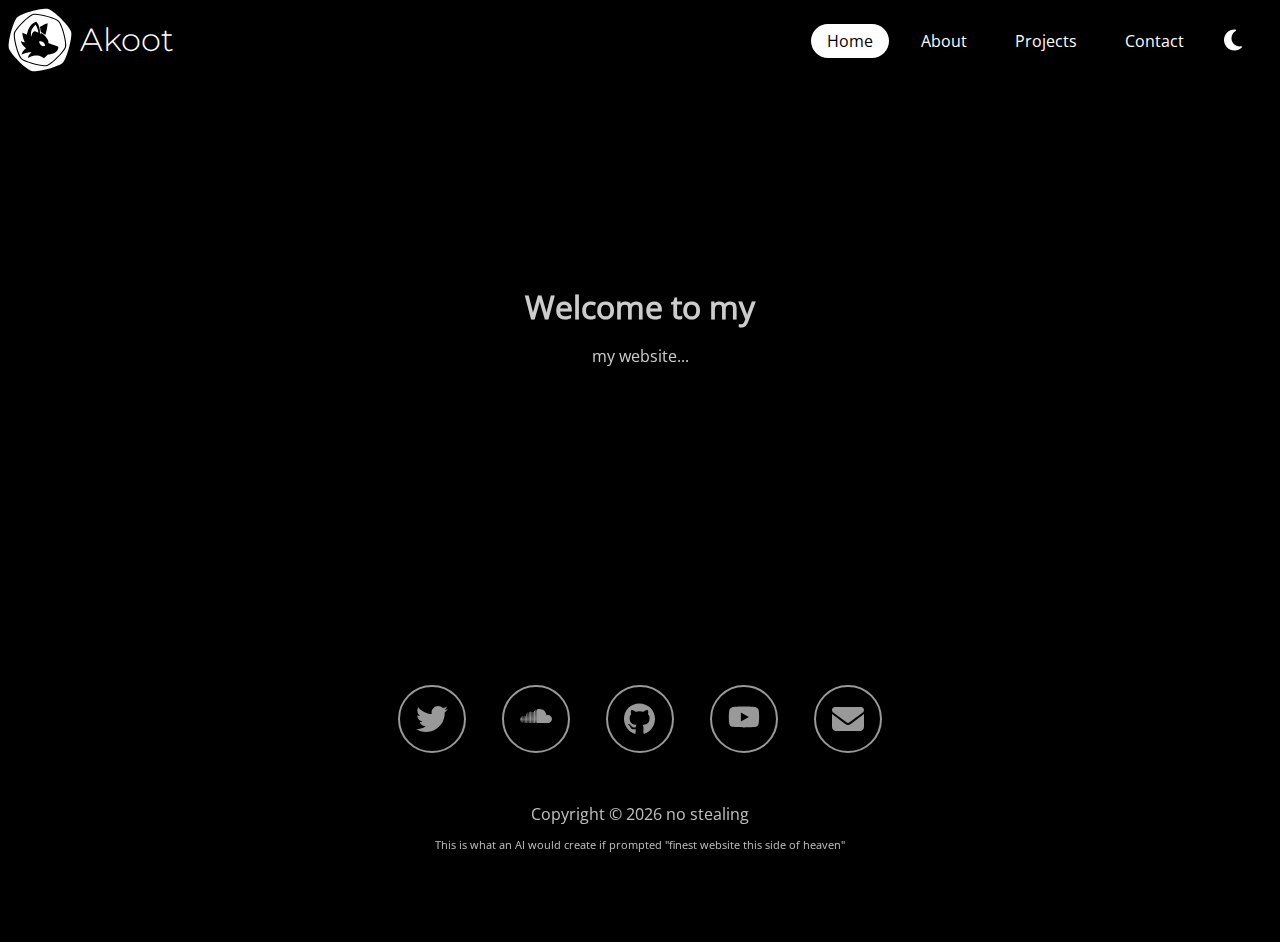
<file: index.html>
<!DOCTYPE html>
<html lang="en">
<head>
    <meta charset="UTF-8">
     <meta name="viewport" content="width=device-width, initial-scale=1.0"> 
    <link rel="stylesheet" href="css/normalize.css">
    <link rel="stylesheet" href="css/main.css">
    <link rel="stylesheet" href="css/alternate.css" id="altTheme">
    <link rel="stylesheet" href="css/light.css" id="lightTheme">
    <link rel="shortcut icon" href="assets/images/favicon.svg" type="image/svg">
    <script src="js/main.js"></script>
    <title>Akoot_</title>
</head>
<body>
<nav>
    <span id="logo"><img src="assets/images/logo.svg" alt="Logo" height="64px" width="64px"><span>Akoot_</span></span>
    <ul id="navbar">
        <li><a href="#" class="selected">Home</a></li>
        <li><a href="about.html" class="">About</a></li>
        <li><a href="projects.html" class="">Projects</a></li>
        <li><a href="contact.html" class="">Contact</a></li>
        <li><button id="themeToggle"></button></li>
    </ul>
</nav>
<main>
    <section id="landing">
        <h1>Welcome to my</h1>
        <p>my website...</p>
    </section>
</main>
<footer>
        <ul id="socials">
            <li><a href="#" class="social-icon" id="twitter" title="Twitter"></a></li>
            <li><a href="#" class="social-icon" id="soundcloud" title="SoundCloud"></a></li>
            <li><a href="#" class="social-icon" id="github" title="GitHub"></a></li>
            <li><a href="#" class="social-icon" id="youtube" title="YouTube"></a></li>
            <li><a href="#" class="social-icon" id="email" title="Email"></a></li>
        </ul>
        <p id="copyright">Copyright &copy; <span class="year"></span> no stealing</p>
        <p id="madeWithLoveOrSomething">Made in China</p>
</footer>
<!-- Imagine putting a script tag at the end of the body couldn't be me -->
</body>
</html>
</file>
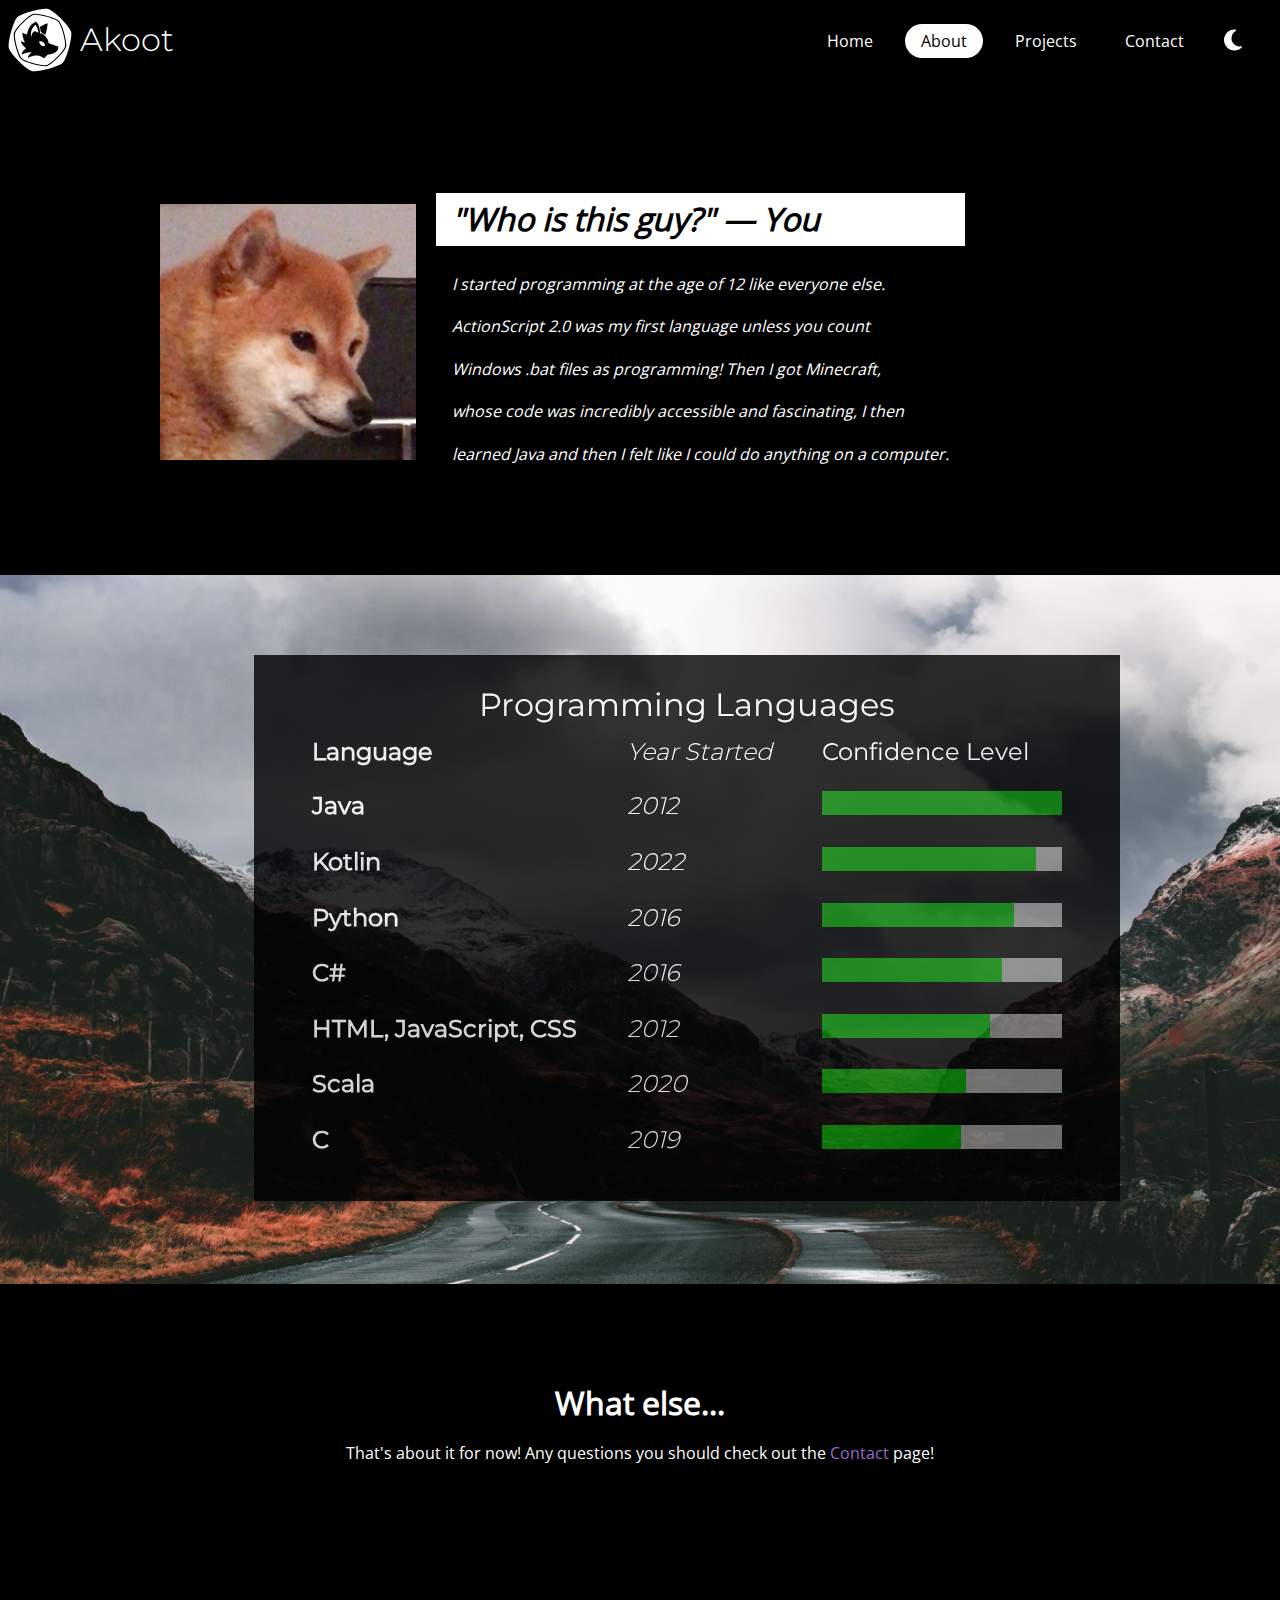
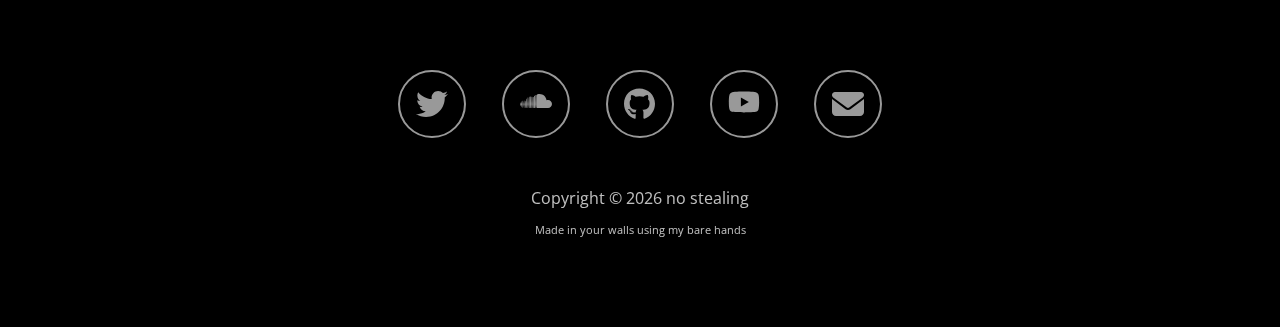
<file: about.html>
<!DOCTYPE html>
<html lang="en">
<head>
    <meta charset="UTF-8">
    <meta name="viewport" content="width=device-width, initial-scale=1.0"> 
    <link rel="stylesheet" href="css/normalize.css">
    <link rel="stylesheet" href="css/main.css">
    <link rel="stylesheet" href="css/about.css">
    <link rel="stylesheet" href="css/alternate.css" id="altTheme">
    <link rel="stylesheet" href="css/light.css" id="lightTheme">
    <link rel="shortcut icon" href="assets/images/favicon.svg" type="image/svg">
    <script src="js/main.js"></script>
    <title>About - Akoot_</title>
</head>
<body>
<nav>
    <span id="logo"><img src="assets/images/logo.svg" alt="Logo" height="64px" width="64px"><span>Akoot_</span></span>
    <ul id="navbar">
        <li><a href="index.html" class="">Home</a></li>
        <li><a href="about.html" class="selected">About</a></li>
        <li><a href="projects.html" class="">Projects</a></li>
        <li><a href="contact.html" class="">    Contact</a></li>
        <li><button id="themeToggle"></button></li>
    </ul>
</nav>
<main>
    <article id="bio">
        <img src="assets/images/profile/0.jpg" alt="" class="profile">
        <section>
            <h1><i>"Who is this guy?" &mdash; You</i></h1>
            <p>I started programming at the age of 12 like everyone else.</p>
            <p>ActionScript 2.0 was my first language unless you count</p>
            <p>Windows .bat files as programming! Then I got Minecraft,</p>
            <p>whose code was incredibly accessible and fascinating, I then</p>
            <p>learned Java and then I felt like I could do anything on a computer.</p>
        </section>
    </article>
    <article id="programming">
        <table>
            <caption>Programming Languages</caption>
            <thead>
            <tr>
                <td>Language</td><td>Year Started</td><td>Confidence Level</td>
            </tr>
            </thead>
            <tbody>
            <tr>
                <td>Java</td><td>2012</td><td><progress value="100" max="100">100%</progress></td>
            </tr>
            <tr>
                <td>Kotlin</td><td>2022</td><td><progress value="89" max="100">89%</progress></td>
            </tr>
            <tr>
                <td>Python</td><td>2016</td><td><progress value="80" max="100">80%</progress></td>
            </tr>
            <tr>
                <td>C#</td><td>2016</td><td><progress value="75" max="100">75%</progress></td>
            </tr>
            <tr>
                <td>HTML, JavaScript, CSS</td><td>2012</td><td><progress value="70" max="100">70%</progress></td>
            </tr>
            <tr>
                <td>Scala</td><td>2020</td><td><progress value="60" max="100">60%</progress></td>
            </tr>
            <tr>
                <td>C</td><td>2019</td><td><progress value="58" max="100">58%</progress></td>
            </tr>
            </tbody>
        </table>
    </article>
    <article id="misc">
        <h1>What else...</h1>
        <p>That's about it for now! Any questions you should check out the <a href="contact.html">Contact</a> page!</p>
    </article>
</main>
<footer>
    <ul id="socials">
        <li><a href="#" class="social-icon" id="twitter" title="Twitter"></a></li>
        <li><a href="#" class="social-icon" id="soundcloud" title="SoundCloud"></a></li>
        <li><a href="#" class="social-icon" id="github" title="GitHub"></a></li>
        <li><a href="#" class="social-icon" id="youtube" title="YouTube"></a></li>
        <li><a href="#" class="social-icon" id="email" title="Email"></a></li>
    </ul>
    <p id="copyright">Copyright &copy; <span class="year"></span> no stealing</p>
    <p id="madeWithLoveOrSomething">Made in China</p>
</footer>
<!-- Imagine putting a script tag at the end of the body couldn't be me -->
</body>
</html>
</file>
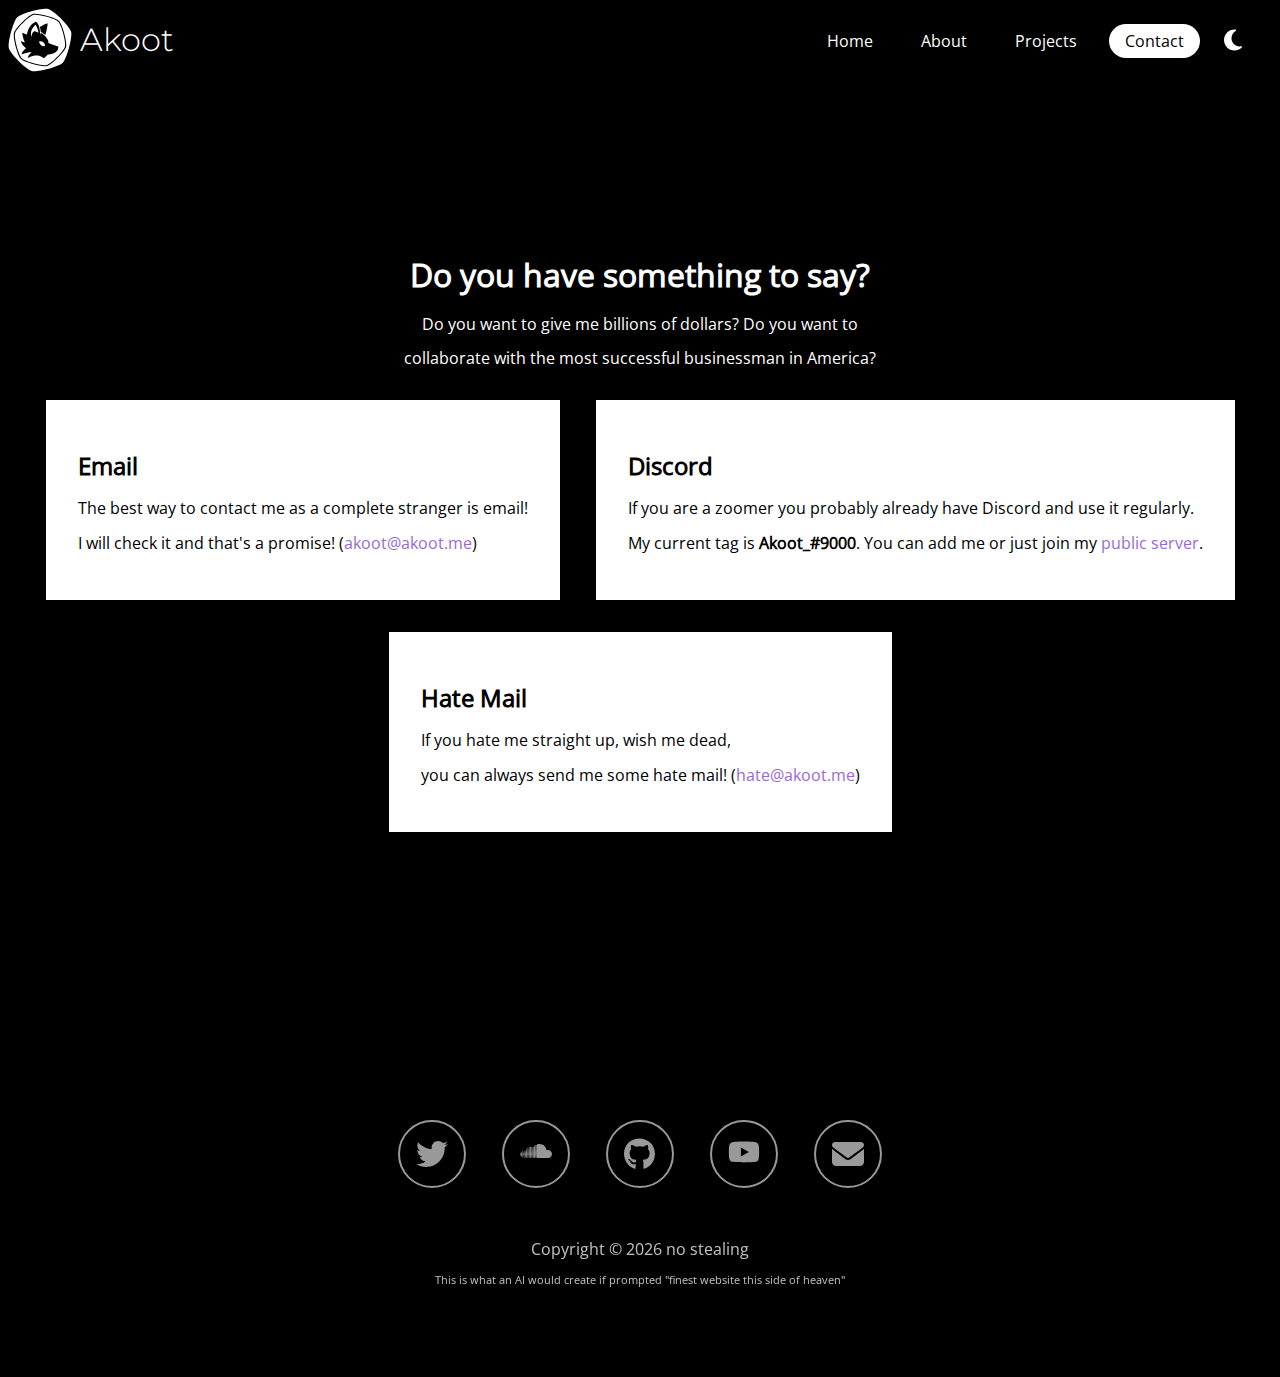
<file: contact.html>
<!DOCTYPE html>
<html lang="en">
<head>
    <meta charset="UTF-8">
    <meta name="viewport" content="width=device-width, initial-scale=1.0"> 
    <link rel="stylesheet" href="css/normalize.css">
    <link rel="stylesheet" href="css/main.css">
    <link rel="stylesheet" href="css/contact.css">
    <link rel="stylesheet" href="css/alternate.css" id="altTheme">
    <link rel="stylesheet" href="css/light.css" id="lightTheme">
    <link rel="shortcut icon" href="assets/images/favicon.svg" type="image/svg">
    <script src="js/main.js"></script>
    <title>Projects - Akoot_</title>
</head>
<body>
<nav>
    <span id="logo"><img src="assets/images/logo.svg" alt="Logo" height="64px" width="64px"><span>Akoot_</span></span>
    <ul id="navbar">
        <li><a href="index.html" class="">Home</a></li>
        <li><a href="about.html" class="">About</a></li>
        <li><a href="projects.html" class="">Projects</a></li>
        <li><a href="#" class="selected">Contact</a></li>
        <li><button id="themeToggle"></button></li>
    </ul>
</nav>
<main>
    <article>
        <h1>Do you have something to say?</h1>
        <p>Do you want to give me billions of dollars? Do you want to</p>
        <p>collaborate with the most successful businessman in America?</p>
    </article>
    <article id="contact">
<!--        <h1>Methods of Communication</h1>-->
        <section id="emailContact">
            <h2>Email</h2>
            <p>The best way to contact me as a complete stranger is email!</p>
            <p>I will check it and that's a promise! (<a href="mailto:akoot@akoot.me">akoot@akoot.me</a>)</p>
        </section>
        <section id="discord">
            <h2>Discord</h2>
            <p>If you are a zoomer you probably already have Discord and use it regularly.</p>
            <p>My current tag is <b>Akoot_#9000</b>. You can add me or just join my <a href="https://discord.gg/t2tkQuewy3">public server</a>.</p>
        </section>
        <section id="hateMail">
            <h2>Hate Mail</h2>
            <p>If you hate me straight up, wish me dead,</p>
            <p>you can always send me some hate mail! (<a href="mailto:hate@akoot.me">hate@akoot.me</a>)</p>
        </section>
    </article>
</main>
<footer>
    <ul id="socials">
        <li><a href="#" class="social-icon" id="twitter" title="Twitter"></a></li>
        <li><a href="#" class="social-icon" id="soundcloud" title="SoundCloud"></a></li>
        <li><a href="#" class="social-icon" id="github" title="GitHub"></a></li>
        <li><a href="#" class="social-icon" id="youtube" title="YouTube"></a></li>
        <li><a href="#" class="social-icon" id="email" title="Email"></a></li>
    </ul>
    <p id="copyright">Copyright &copy; <span class="year"></span> no stealing</p>
    <p id="madeWithLoveOrSomething">Made in China</p>
</footer>
<!-- Imagine putting a script tag at the end of the body couldn't be me -->
</body>
</html>
</file>
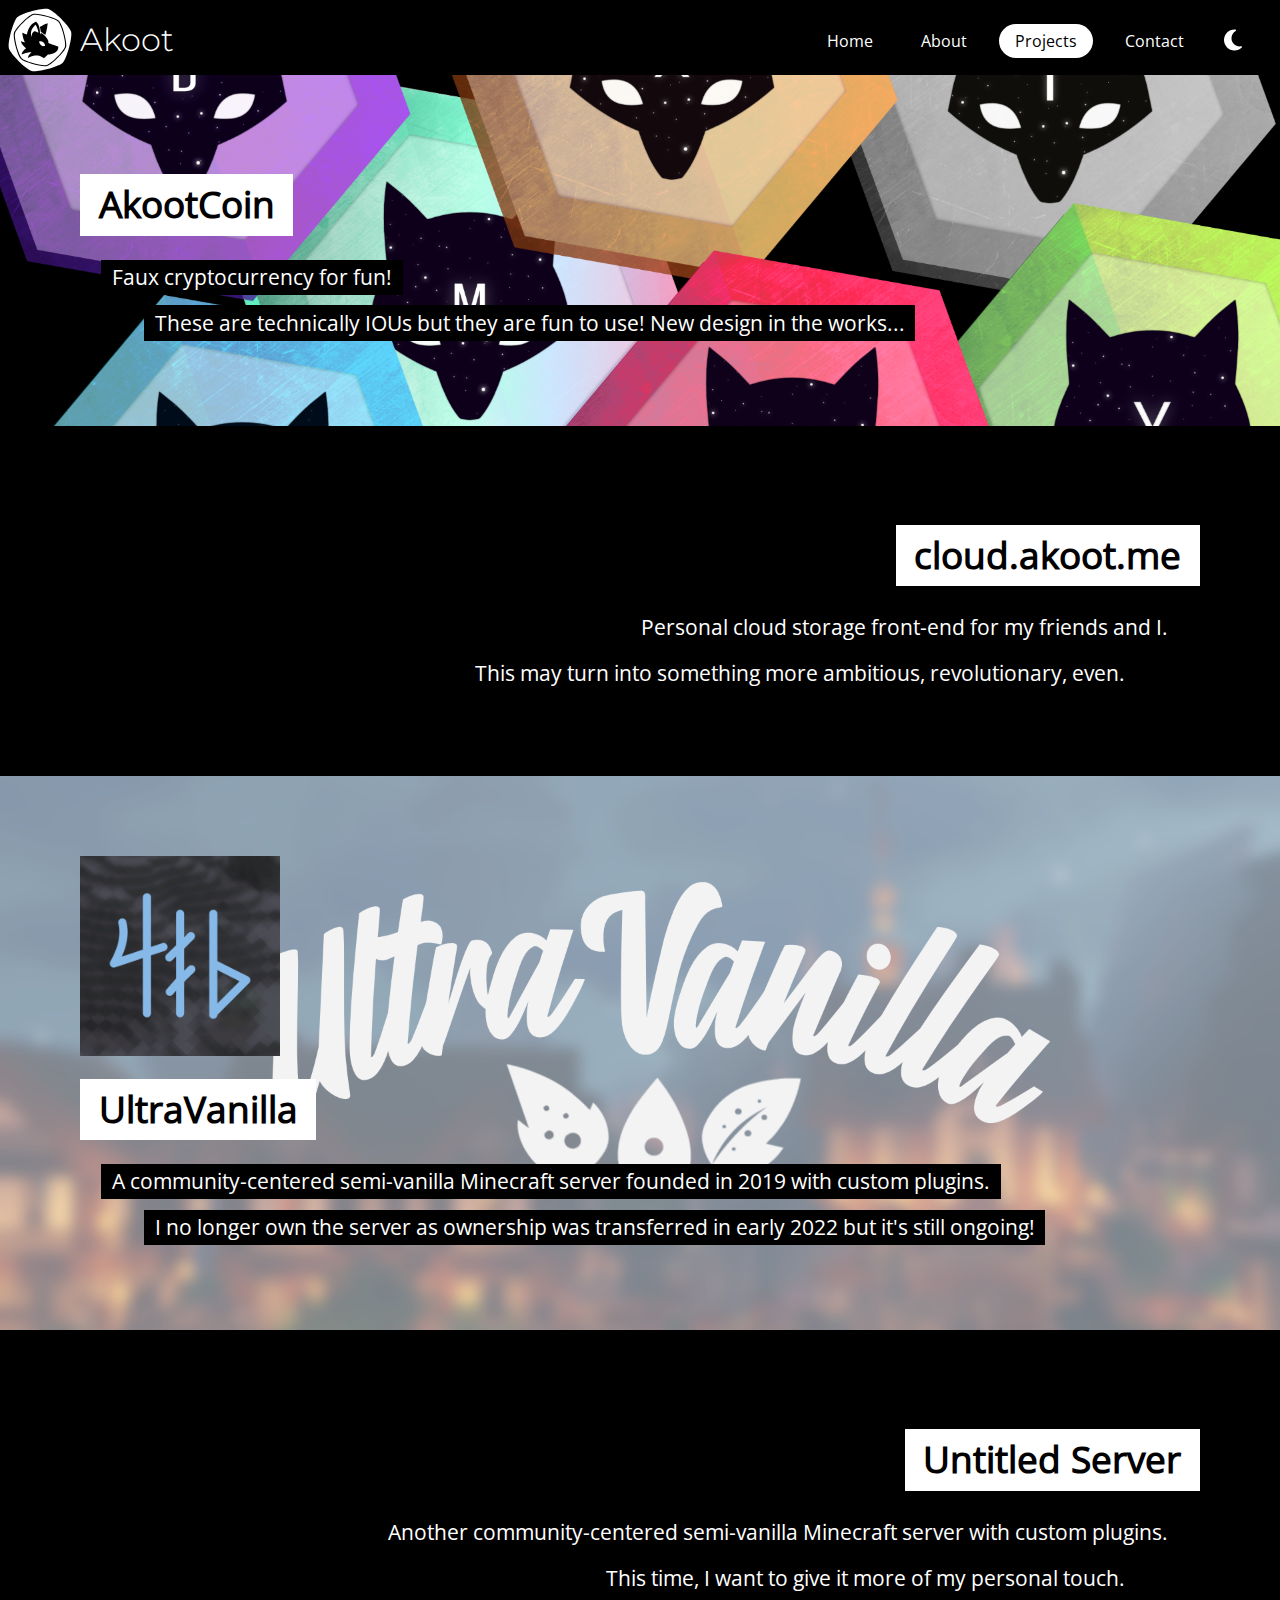
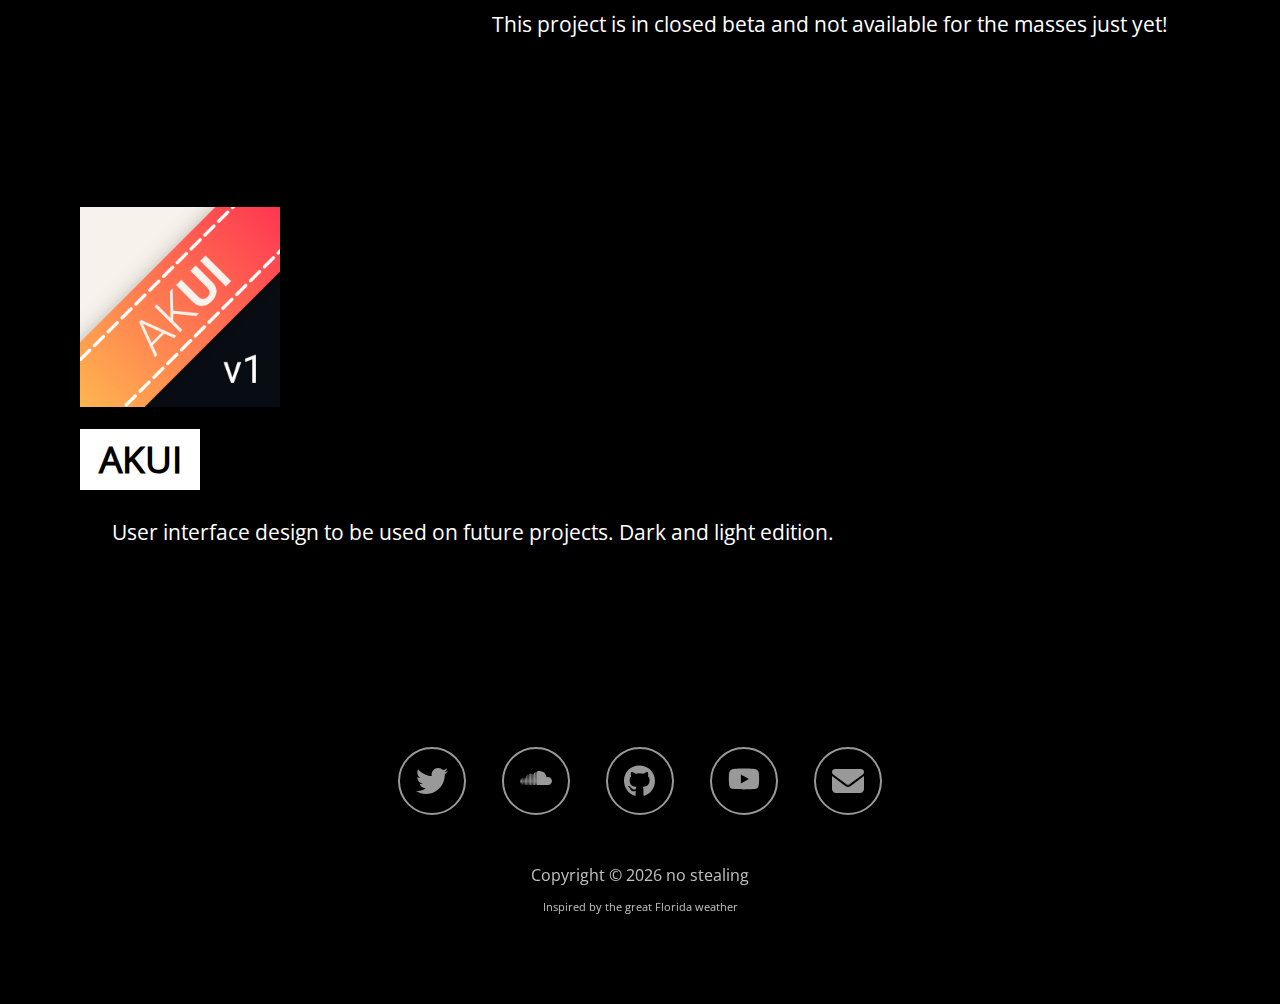
<file: projects.html>
<!DOCTYPE html>
<html lang="en">
<head>
    <meta charset="UTF-8">
    <meta name="viewport" content="width=device-width, initial-scale=1.0"> 
    <link rel="stylesheet" href="css/normalize.css">
    <link rel="stylesheet" href="css/main.css">
    <link rel="stylesheet" href="css/projects.css">
    <link rel="stylesheet" href="css/alternate.css" id="altTheme">
    <link rel="stylesheet" href="css/light.css" id="lightTheme">
    <link rel="shortcut icon" href="assets/images/favicon.svg" type="image/svg">
    <script src="js/main.js"></script>
    <title>Projects - Akoot_</title>
</head>
<body>
<nav>
    <span id="logo"><img src="assets/images/logo.svg" alt="Logo" height="64px" width="64px"><span>Akoot_</span></span>
    <ul id="navbar">
        <li><a href="index.html" class="">Home</a></li>
        <li><a href="about.html" class="">About</a></li>
        <li><a href="#" class="selected">Projects</a></li>
        <li><a href="contact.html" class="">Contact</a></li>
        <li><button id="themeToggle"></button></li>
    </ul>
</nav>
<main>
    <article>
        <section id="akootCoin">
            <h1>AkootCoin</h1>
            <br>
            <p>Faux cryptocurrency for fun!</p>
            <br>
            <p class="alt">These are technically IOUs but they are fun to use! New design in the works...</p>
        </section>
        <section id="cloud">
            <h1>cloud.akoot.me</h1>
            <br>
            <p>Personal cloud storage front-end for my friends and I.</p>
            <br>
            <p class="alt">This may turn into something more ambitious, revolutionary, even.</p>
        </section>
        <section id="ultraVanilla">
            <img src="assets/gallery/416.png" alt="416 Logo" class="project-icon">
            <br>
            <h1>UltraVanilla</h1>
            <br>
            <p>A community-centered semi-vanilla Minecraft server founded in 2019 with custom plugins.</p>
            <br>
            <p class="alt">I no longer own the server as ownership was transferred in early 2022 but it's still ongoing!</p>
        </section>
        <section id="untitledServer">
            <h1>Untitled Server</h1>
            <br>
            <p>Another community-centered semi-vanilla Minecraft server with custom plugins.</p>
            <br>
            <p class="alt">This time, I want to give it more of my personal touch.</p>
            <br>
            <p>This project is in closed beta and not available for the masses just yet!</p>
        </section>
        <section id="akui">
            <img src="assets/gallery/akui_icon_alt.png" alt="AKUI icon (dark)" class="project-icon dark">
            <img src="assets/gallery/akui_icon.png" alt="AKUI icon (light)" class="project-icon light">
            <br>
            <h1>AKUI</h1>
            <br>
            <p>User interface design to be used on future projects. Dark and light edition.</p>
        </section>
    </article>
</main>
<footer>
    <ul id="socials">
        <li><a href="#" class="social-icon" id="twitter" title="Twitter"></a></li>
        <li><a href="#" class="social-icon" id="soundcloud" title="SoundCloud"></a></li>
        <li><a href="#" class="social-icon" id="github" title="GitHub"></a></li>
        <li><a href="#" class="social-icon" id="youtube" title="YouTube"></a></li>
        <li><a href="#" class="social-icon" id="email" title="Email"></a></li>
    </ul>
    <p id="copyright">Copyright &copy; <span class="year"></span> no stealing</p>
    <p id="madeWithLoveOrSomething">Made in China</p>
</footer>
<!-- Imagine putting a script tag at the end of the body couldn't be me -->
</body>
</html>
</file>
<file: css/main.css>
/* Defaults */
:root {

    /* Variables */
    --bg: #000;
    --fg: #fff;
    --transparent: rgba(0,0,0,0);
    --accent: #996bd2;

    /* Properties */
    background-color: var(--bg);
    color: var(--fg);
    font-family: "Open Sans", sans-serif;
}
::selection {
    color: var(--bg);
    background: var(--fg);
}
/* Fonts */
@font-face {
    font-family: "Montserrat";
    src: local("Montserrat"), url("../assets/fonts/Montserrat-Regular.ttf");
}
@font-face {
    font-family: "Montserrat Light";
    src: local("Montserrat Light"), url("../assets/fonts/Montserrat-Light.ttf");
}
@font-face {
    font-family: "Montserrat ExtraLight";
    src: local("Montserrat Light"), url("../assets/fonts/Montserrat-ExtraLight.ttf");
}
@font-face {
    font-family: "Open Sans";
    src: local("Open Sans"), url("../assets/fonts/OpenSans-Regular.ttf");
}
@font-face {
    font-family: "Roboto";
    src: local("Roboto"), url("../assets/fonts/Roboto-Regular.ttf");
}
@font-face {
    font-family: "Roboto condensed";
    src: local("Roboto Condensed"), url("../assets/fonts/RobotoCondensed-Regular.ttf");
}
@font-face {
    font-family: "Roboto Light";
    src: local("Roboto Light"), url("../assets/fonts/Roboto-Light.ttf");
}

a {
    text-decoration: none;
    color: var(--fg);
}
table {
    display: inline-block;
    text-align: left;
    font-family: "Montserrat", sans-serif;
}
td {
    padding: 0.5em 1em;
    font-size: x-large;
}
td:first-child {
    font-weight: bolder;
}
td:nth-child(2) {
    font-family: "Montserrat Light", sans-serif;
    font-style: italic;
}
table caption {
    font-size: xx-large;
}
progress[value] {
    appearance: none;
    height: 1em;
    border: none;
}
progress::-webkit-progress-bar, progress::-moz-progress-bar {
    background: linear-gradient(90deg, #57d6f3, #74dcd3);
}
hr {
    border: none;
    border-top: 1px solid rgba(0,0,0,0.25);
}

/* Nav */
nav {
    /*display: inline;*/
    user-select: none;
    background-color: var(--bg);
}
nav #logo {
    font-family: "Montserrat Light", sans-serif;
    font-size: 24pt;
    /*transition: opacity 200ms;*/
    display: inline-flex;
    justify-content: center;
    align-items: center;
    margin-left: .25em;
    margin-top: .25em;
}
/*nav #logo:hover {*/
/*    opacity: 50%;*/
/*    cursor: pointer;*/
/*}*/
nav #logo img {
    /*background-color: #00ff00;*/
}
nav #logo span {
    margin-left: .25em;
}
nav #navbar {
    list-style-type: none;
    float: right;
    margin-right: 2em;
    margin-top: 1.5em;
    display: inline-flex;
    justify-content: center;
    align-items: center;
}
nav #navbar li {
    display: inline;
}
nav #navbar .selected, nav a:hover {
    background-color: var(--fg);
    color: var(--bg);
}
nav #navbar a {
    padding: 0.5em 1em;
    border-radius: 2em;
    display: inline-block;
    transition: all 100ms;
    margin: 0 0.5em;
}
nav #themeToggle {
    display: inline-block;
    background-repeat: no-repeat;
    min-height: 24px;
    min-width: 24px;
    filter: invert();
    border: none;
    background-color: var(--transparent);
    transition: opacity 250ms;
    margin-left: 1em;
}
nav #themeToggle:hover {
    opacity: 50%;
}

/* Main */

/* Footer */
footer {
    /*position: absolute;*/
    width: 100%;
    bottom: 0;
    user-select: none;
    padding: 5em 0;
    opacity: 75%;
    transition: all 250ms;
}
footer:hover {
    opacity: 100%;
}
footer #socials {
    list-style-type: none;
    padding: 1em;
    display: inline-block;
}
footer #socials li {
    display: inline-block;
    padding: 1em;
    margin: 0 1em;
    background-color:  var(--transparent);
    border-radius: 4em;
    border: solid var(--fg) 2px;
    transition: all 250ms;
    opacity: 80%;
}
footer #socials li:hover {
    background-color: var(--fg);
    opacity: 100%;
}
footer #socials li:hover .social-icon {
    filter: none;
}
footer .social-icon {
    display: block;
    background-repeat: no-repeat;
    min-height: 32px;
    min-width: 32px;
    filter: invert();
}
footer #copyright {
    display: block;
    font-weight: lighter;
}
footer {
    display: block;
    text-align: center;
}
footer #madeWithLoveOrSomething {
    font-size: 8pt;
    /*font-style: italic;*/
}
#landing {
    padding: 12em;
    text-align: center;
    /*background-image: url("../assets/gallery/landing.gif");*/
    background-repeat: no-repeat;
    background-size: cover;
    opacity: 80%;
    transition: opacity 250ms;
}
#landing:hover {
    opacity: 100%;
}
</file>
<file: css/alternate.css>
:root {
    --bg: #fff;
    --fg: #006747;
    --fg2: #9bd935;
    --fg3: #005049;

    font-family: "Roboto", sans-serif;
}
nav {
    background: linear-gradient(60deg, var(--fg), var(--fg2));
    color: var(--bg);
    padding: .5em 0;
    text-align: right;
}
nav #logo img {
    margin-right: 0.15em;
    opacity: 0;
    transition: opacity 250ms;
    filter: invert();
}
nav #logo img:hover {
    opacity: 50%;
}
nav #logo span {
    display: none;
}
nav #navbar a {
    color: var(--bg);
    font-size: 16pt;
    background-color: var(--transparent);
    margin: 0 .5em;
    font-family: "Roboto Condensed", sans-serif;
    padding: 0;
}
nav a:hover, nav #navbar .selected {
    background-color: var(--transparent);
}
nav #navbar {
    float: left;
}
nav a:after {
    content: ' ';
    display: block;
    border: 1px solid var(--transparent);
    transition: all 250ms;
}
nav #navbar .selected:after, nav a:hover:after {
    border-color: var(--bg);
}
nav #themeToggle {
    display: none;
}
footer {
    background: linear-gradient(60deg, var(--fg), var(--fg3));
    color: var(--bg);
    opacity: 100%;
}
footer #socials {
    display: inline-block;
    margin-bottom: 0;
}
footer #socials li {
    border: none;
    margin: 0;
    padding: 0.5em;
}
footer #socials li:hover {
    background: none;
    opacity: 100%;
}
footer #socials .social-icon {
    margin: 0;
}
footer #socials li:hover .social-icon {
    filter: invert();
}
footer {
    text-align: left;
    padding-left: 10em;
}
footer #copyright {
    font-family: "Roboto", sans-serif;
    font-weight: normal;
    padding-left: 1em;
    margin-top: 0;
}
footer #madeWithLoveOrSomething {
    font-size: 11pt;
    font-style: italic;
    opacity: 50%;
    padding-left: 1em;
}
main {
    font-family: "Roboto", sans-serif;
}
table {
    display: inline-block;
    text-align: left;
    font-family: "Roboto", sans-serif;
}
td:nth-child(2) {
    font-family: "Roboto Light", sans-serif;
    font-style: italic;
}
progress::-webkit-progress-bar, progress::-moz-progress-bar {
    background: linear-gradient(-90deg, #6fc95b, #1b8f4a);
}
hr {
    border: none;
    border-top: 2px solid rgba(255, 255, 255, 0.5);
}
/* About */
main {
    text-align: center;
}
#bio {
    text-align: center;
    /*padding: 1em 2em;*/
    /*background-color: #e7e7e7;*/
}
#bio .profile {
    border-radius: 50%;
    display: inline-block;
    border: solid 4px var(--fg);
}
#bio h1 {
    background-color: var(--transparent);
    color: var(--fg);
    margin: 0;
}
#bio .alt {
    /*background-color: rgba(0, 0, 0, 0.15);*/
}
#bio p {
    margin: 0;
    color: #797979;
}
#programming {
    background-image: url("../assets/gallery/0045.jpg");
    background-repeat: no-repeat;
    background-size: cover;
}
#programming section {
    border-radius: 10px;
    /*background-color: var(--transparent);*/
    /*color: #000;*/
}
#programming table {
    opacity: 100%;
    border-radius: 10px;
    background-color: #f1f1f1;
}
#contact a {
    color: #9bd935;
}
</file>
<file: css/light.css>
:root {
    --bg: #ffffff;
    --fg: #000000;
    --accent: #41b2d5
}
nav #logo img {
    filter: invert();
}
footer .social-icon {
    filter: none;
}
footer #socials li:hover .social-icon {
    filter: invert();
}
footer {
    opacity: 100%;
}
nav #themeToggle {
    filter: none;
}
.light {
    display: revert;
}
.dark {
    display: none;
}
#akui {
    /*background-image: url("../assets/gallery/akui_light.png");*/
}
</file>
<file: css/about.css>
#bio, #programming, #misc {
    /*background-color: var(--fg);*/
    /*color: var(--bg);*/
    padding: 5em 10em;
}
#bio {
    justify-content: center;
    align-items: center;
    align-self: center;
    /*background-color: #ffffff;*/
    /*background-image: url("../assets/images/pattern2.svg");*/
    /*background-size: contain;*/
    /*margin: 0 auto;*/
}
#bio .profile {
    /*border-radius: 50%;*/
    max-height: 256px;
    max-width: 256px;
    /*border: solid var(--fg) 2px;*/
}
#bio section {
    /*background-color: var(--bg);*/
    /*color: var(--fg);*/
    display: inline-block;
    margin: 1em;
}
#bio h1 {
    background-color: var(--fg);
    color: var(--bg);
    padding: 0.25em 0.5em;
}
#bio p {
    /*display: block;*/
    /*margin-left: 2em;*/
    font-style: italic;
    padding: .5em 1em;
    margin: 0.5em 0;
}
#programming {
    text-align: right;
    background-image: url("../assets/gallery/0059.jpg");
    background-repeat: no-repeat;
    background-size: cover;
}
#programming section {
    float: left;
    background-color: var(--fg);
    color: var(--bg);
    opacity: 80%;
    padding: 1.5em;
    font-size: 16pt;
    text-align: justify;
    font-style: italic;
}
#programming table {
    background-color: var(--bg);
    opacity: 80%;
    padding: 2em;
}
#misc {
    text-align: center;
}
#misc ul {
    list-style: none;
    /*background-color: var(--fg);*/
    display: inline-block;
    margin: 0;
    padding: .5em 1em;
}
#misc li {
    display: inline-block;
    margin: 0 .5em;
}
#misc a {
    color: var(--accent);
}
#misc a:visited {
    color: #cccccc;
}
</file>
<file: css/contact.css>
main {
    text-align: center;
    padding: 10em 0;
}
article {
    /*padding: 2em;*/
}
#contact section {
    display: inline-block;
    margin: 1em;
    background-color: var(--fg);
    color: var(--bg);
    text-align: justify;
    padding: 2em;
}
#contact a {
    color: var(--accent);
}
#contact a:visited {
    color: #cccccc;
}
</file>
<file: css/projects.css>
.project-icon, #akootCoin img {
    max-height: 200px;
    max-width: 200px;
}
.light {
    display: none;
}
section {
    background-repeat: no-repeat;
    background-size: cover;
    background-position: center;
    padding: 5em;
    margin: 0;
}
section h1 {
    background-color: var(--fg);
    color: var(--bg);
    padding: .25em .5em;
    display: inline-block;
    margin: .5em 0;
    font-size: 28pt;
}
section p {
    background-color: var(--bg);
    color: var(--fg);
    display: inline-block;
    padding: .25em .5em;
    margin: .25em 1em;
    font-size: 16pt;
}
section .alt {
    margin: .25em 3em;
}
#ultraVanilla {
    background-image: url("../assets/gallery/uv.png");
    text-align: left;
}
#cloud {
    /*background-image: url("../assets/gallery/cloud.akoot.me.png");*/
    text-align: right;
}
#akui {
    /*background-image: url("../assets/gallery/akui_dark.png");*/
    text-align: left;
}
#akootCoin {
    background-image: url("../assets/gallery/akc.png");
    text-align: left;
}
#untitledServer {
    text-align: right;

}
</file>
